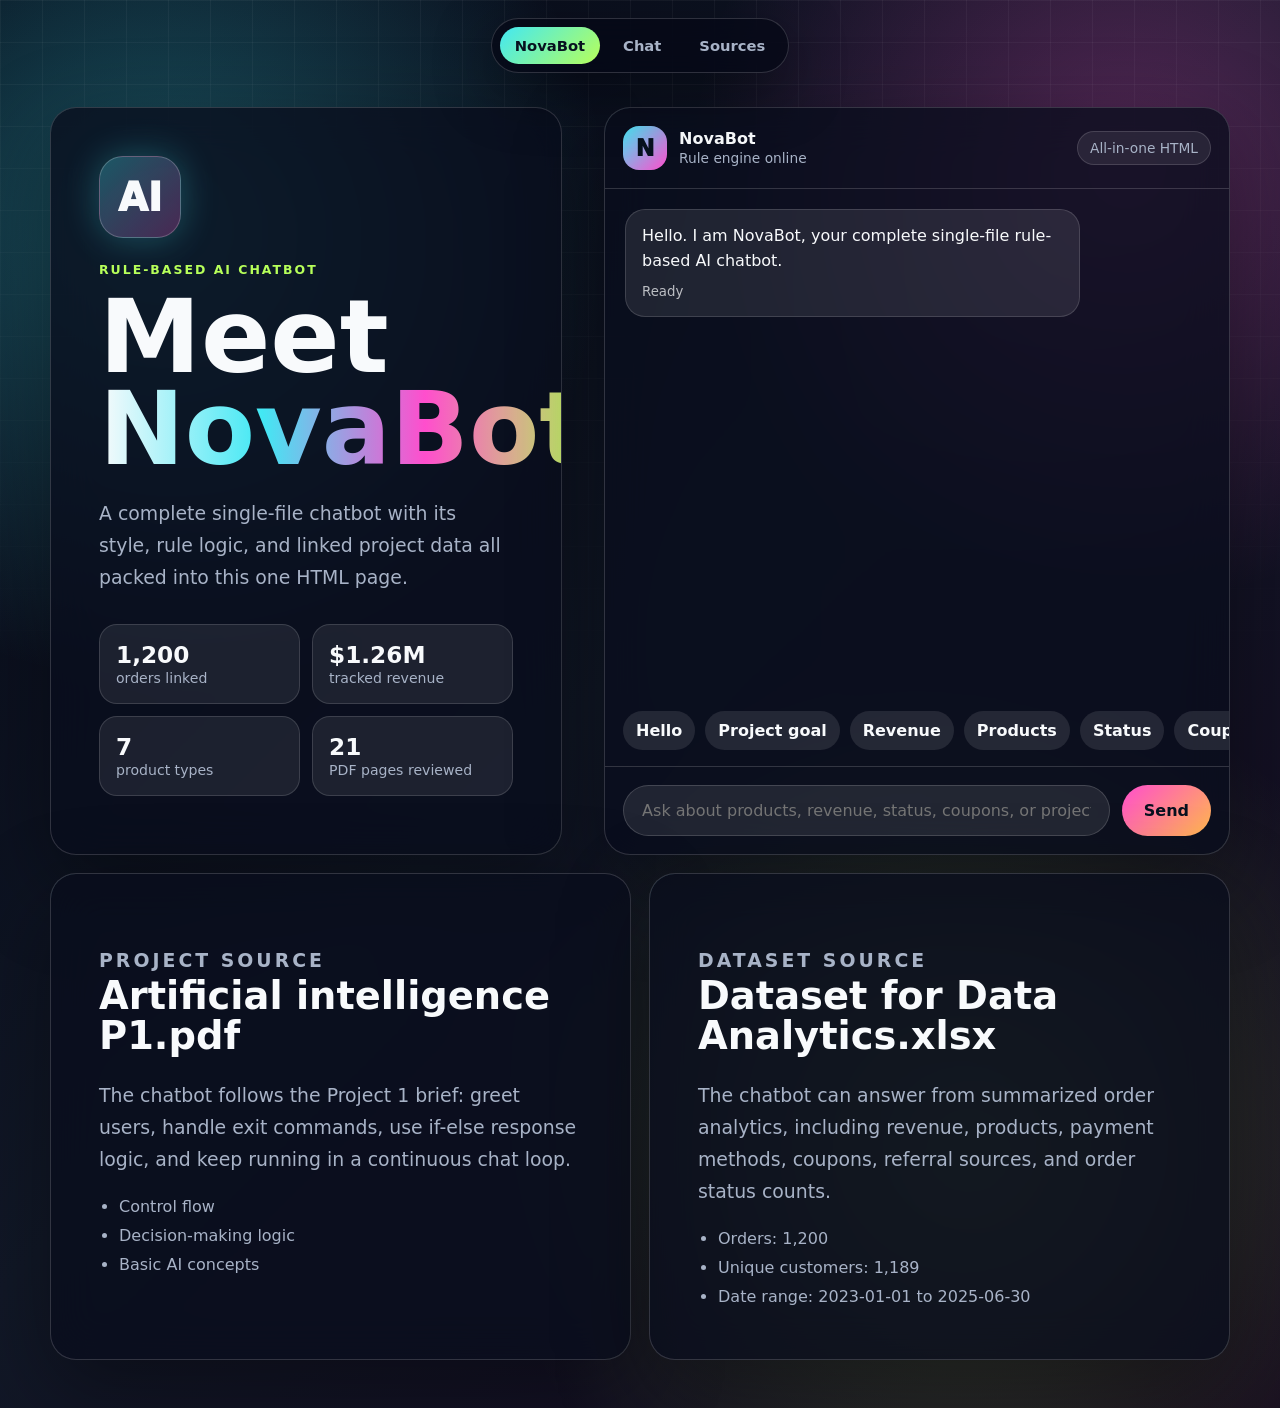
<file: index.html>
<!DOCTYPE html>
<html lang="en">
<head>
  <meta charset="UTF-8">
  <meta name="viewport" content="width=device-width, initial-scale=1.0">
  <title>NovaBot | Single File Rule-Based AI Chatbot</title>
  <meta name="description" content="NovaBot is a rule-based AI chatbot app that teaches project logic and answers linked dataset questions.">
  <meta name="theme-color" content="#050816">
  <link rel="manifest" href="manifest.webmanifest">
  <link rel="icon" href="app-icon.svg" type="image/svg+xml">
  <style>
    :root {
      color-scheme: dark;
      --ink: #f8fafc;
      --muted: #a8b3c7;
      --panel: rgba(9, 14, 29, 0.78);
      --line: rgba(255, 255, 255, 0.16);
      --cyan: #42e8f4;
      --pink: #ff4ecd;
      --lime: #b7ff5a;
      --orange: #ffb84d;
    }

    * {
      box-sizing: border-box;
    }

    body {
      margin: 0;
      min-height: 100vh;
      font-family: Inter, ui-sans-serif, system-ui, -apple-system, BlinkMacSystemFont, "Segoe UI", sans-serif;
      background:
        radial-gradient(circle at 12% 16%, rgba(66, 232, 244, 0.32), transparent 28%),
        radial-gradient(circle at 88% 12%, rgba(255, 78, 205, 0.28), transparent 26%),
        radial-gradient(circle at 76% 82%, rgba(183, 255, 90, 0.22), transparent 32%),
        linear-gradient(135deg, #050816 0%, #111827 48%, #15091f 100%);
      color: var(--ink);
    }

    body::before {
      content: "";
      position: fixed;
      inset: 0;
      pointer-events: none;
      background-image:
        linear-gradient(rgba(255, 255, 255, 0.045) 1px, transparent 1px),
        linear-gradient(90deg, rgba(255, 255, 255, 0.045) 1px, transparent 1px);
      background-size: 42px 42px;
      mask-image: linear-gradient(to bottom, black, transparent 82%);
    }

    .top-bar {
      position: sticky;
      top: 18px;
      z-index: 20;
      display: flex;
      width: fit-content;
      max-width: calc(100vw - 28px);
      gap: 8px;
      margin: 18px auto 0;
      padding: 8px;
      border: 1px solid var(--line);
      border-radius: 999px;
      background: rgba(5, 8, 22, 0.72);
      box-shadow: 0 18px 60px rgba(0, 0, 0, 0.34);
      backdrop-filter: blur(18px);
    }

    .top-bar a,
    .top-bar span {
      border-radius: 999px;
      padding: 10px 15px;
      color: var(--muted);
      text-align: center;
      text-decoration: none;
      font-size: 0.92rem;
      font-weight: 850;
    }

    .top-bar span {
      color: #07111f;
      background: linear-gradient(135deg, var(--cyan), var(--lime));
    }

    .top-bar a:hover {
      color: var(--ink);
      background: rgba(255, 255, 255, 0.10);
    }

    .page-shell {
      position: relative;
      width: min(1180px, calc(100vw - 32px));
      margin: 34px auto 48px;
    }

    .hero {
      display: grid;
      grid-template-columns: 0.9fr 1.1fr;
      gap: clamp(20px, 4vw, 42px);
      align-items: stretch;
    }

    .intro,
    .chat-card,
    .mini-card {
      position: relative;
      border: 1px solid var(--line);
      border-radius: 26px;
      background: var(--panel);
      box-shadow: 0 30px 90px rgba(0, 0, 0, 0.38);
      backdrop-filter: blur(22px);
      overflow: hidden;
    }

    .intro,
    .mini-card {
      padding: clamp(24px, 4vw, 48px);
    }

    .intro::after,
    .chat-card::after,
    .mini-card::after {
      content: "";
      position: absolute;
      inset: -1px;
      pointer-events: none;
      border-radius: inherit;
      background: linear-gradient(135deg, rgba(66, 232, 244, 0.42), rgba(255, 78, 205, 0.22), rgba(183, 255, 90, 0.30));
      opacity: 0.34;
      mask: linear-gradient(#000 0 0) content-box, linear-gradient(#000 0 0);
      mask-composite: exclude;
      padding: 1px;
    }

    .bot-mark {
      display: grid;
      width: 82px;
      height: 82px;
      place-items: center;
      border: 1px solid rgba(255, 255, 255, 0.22);
      border-radius: 24px;
      font-size: 2.4rem;
      font-weight: 950;
      background: linear-gradient(135deg, rgba(66, 232, 244, 0.30), rgba(255, 78, 205, 0.25));
      box-shadow: 0 0 36px rgba(66, 232, 244, 0.28);
    }

    .eyebrow {
      margin: 24px 0 14px;
      color: var(--lime);
      font-size: 0.78rem;
      font-weight: 900;
      letter-spacing: 0.16em;
      text-transform: uppercase;
    }

    h1,
    h2 {
      margin: 0;
      letter-spacing: 0;
    }

    h1 {
      font-size: clamp(3.1rem, 8vw, 6.9rem);
      line-height: 0.9;
    }

    h2 {
      font-size: clamp(1.6rem, 3vw, 2.4rem);
      line-height: 1.05;
    }

    .gradient-text {
      background: linear-gradient(90deg, var(--ink), var(--cyan), var(--pink), var(--lime));
      -webkit-background-clip: text;
      background-clip: text;
      color: transparent;
    }

    .lead,
    .mini-card p {
      max-width: 620px;
      margin: 22px 0 0;
      color: var(--muted);
      font-size: clamp(1rem, 1.6vw, 1.18rem);
      line-height: 1.7;
    }

    .stat-grid {
      display: grid;
      grid-template-columns: repeat(2, minmax(0, 1fr));
      gap: 12px;
      margin-top: 30px;
    }

    .stat {
      border: 1px solid rgba(255, 255, 255, 0.14);
      border-radius: 18px;
      padding: 16px;
      background: rgba(255, 255, 255, 0.08);
    }

    .stat strong {
      display: block;
      font-size: 1.45rem;
    }

    .stat span {
      color: var(--muted);
      font-size: 0.88rem;
    }

    .chat-card {
      display: grid;
      grid-template-rows: auto minmax(380px, 58vh) auto auto;
      min-height: 660px;
    }

    .chat-top {
      display: flex;
      align-items: center;
      justify-content: space-between;
      gap: 16px;
      padding: 18px;
      border-bottom: 1px solid var(--line);
    }

    .agent {
      display: flex;
      align-items: center;
      gap: 12px;
    }

    .avatar {
      display: grid;
      width: 44px;
      height: 44px;
      place-items: center;
      border-radius: 16px;
      background: linear-gradient(135deg, var(--cyan), var(--pink));
      color: #07111f;
      font-size: 1.4rem;
      font-weight: 950;
    }

    .agent strong {
      display: block;
    }

    .agent span,
    .source-pill {
      color: var(--muted);
      font-size: 0.86rem;
    }

    .source-pill {
      border: 1px solid rgba(255, 255, 255, 0.14);
      border-radius: 999px;
      padding: 8px 12px;
      background: rgba(255, 255, 255, 0.08);
      white-space: nowrap;
    }

    .messages {
      display: flex;
      flex-direction: column;
      gap: 14px;
      padding: 20px;
      overflow-y: auto;
      scroll-behavior: smooth;
    }

    .message {
      max-width: min(78%, 540px);
      border: 1px solid rgba(255, 255, 255, 0.14);
      border-radius: 20px;
      padding: 14px 16px;
      line-height: 1.55;
      animation: pop 180ms ease both;
    }

    .message.bot {
      align-self: flex-start;
      background: rgba(255, 255, 255, 0.09);
    }

    .message.user {
      align-self: flex-end;
      color: #07111f;
      background: linear-gradient(135deg, var(--cyan), var(--lime));
    }

    .message small {
      display: block;
      margin-top: 8px;
      color: inherit;
      opacity: 0.72;
    }

    .chips {
      display: flex;
      gap: 10px;
      padding: 0 18px 16px;
      overflow-x: auto;
    }

    .chip,
    .send-button {
      border: 0;
      border-radius: 999px;
      font: inherit;
      font-weight: 850;
      cursor: pointer;
    }

    .chip {
      flex: 0 0 auto;
      padding: 10px 13px;
      color: var(--ink);
      background: rgba(255, 255, 255, 0.10);
    }

    .chip:hover {
      background: rgba(255, 255, 255, 0.16);
    }

    .composer {
      display: grid;
      grid-template-columns: 1fr auto;
      gap: 12px;
      padding: 18px;
      border-top: 1px solid var(--line);
    }

    .composer input {
      width: 100%;
      border: 1px solid rgba(255, 255, 255, 0.16);
      border-radius: 999px;
      padding: 15px 18px;
      color: var(--ink);
      font: inherit;
      background: rgba(255, 255, 255, 0.09);
      outline: none;
    }

    .composer input:focus {
      border-color: var(--cyan);
      box-shadow: 0 0 0 4px rgba(66, 232, 244, 0.15);
    }

    .send-button {
      padding: 0 22px;
      color: #07111f;
      background: linear-gradient(135deg, var(--pink), var(--orange));
    }

    .send-button:hover {
      filter: brightness(1.08);
    }

    .details {
      display: grid;
      grid-template-columns: repeat(2, minmax(0, 1fr));
      gap: 18px;
      margin-top: 18px;
    }

    .mini-card ul {
      margin: 18px 0 0;
      padding-left: 20px;
      color: var(--muted);
      line-height: 1.8;
    }

    @keyframes pop {
      from {
        opacity: 0;
        transform: translateY(8px) scale(0.98);
      }

      to {
        opacity: 1;
        transform: translateY(0) scale(1);
      }
    }

    @media (max-width: 900px) {
      .hero,
      .details {
        grid-template-columns: 1fr;
      }

      .chat-card {
        min-height: 620px;
      }
    }

    @media (max-width: 560px) {
      .top-bar {
        width: min(94vw, 360px);
        justify-content: center;
      }

      .page-shell {
        width: min(100vw - 20px, 1180px);
        margin-top: 20px;
      }

      .stat-grid {
        grid-template-columns: 1fr;
      }

      .message {
        max-width: 92%;
      }

      .composer {
        grid-template-columns: 1fr;
      }

      .send-button {
        min-height: 48px;
      }
    }
  </style>
</head>
<body>
  <nav class="top-bar" aria-label="Single chatbot navigation">
    <span>NovaBot</span>
    <a href="#chatbot">Chat</a>
    <a href="#sources">Sources</a>
  </nav>

  <main class="page-shell">
    <section class="hero" id="chatbot" aria-label="NovaBot chatbot">
      <div class="intro">
        <div class="bot-mark" aria-hidden="true">AI</div>
        <p class="eyebrow">Rule-based AI chatbot</p>
        <h1>Meet <span class="gradient-text">NovaBot</span></h1>
        <p class="lead">
          A complete single-file chatbot with its style, rule logic, and linked project data all packed into this one HTML page.
        </p>

        <div class="stat-grid" aria-label="Linked dataset highlights">
          <div class="stat">
            <strong>1,200</strong>
            <span>orders linked</span>
          </div>
          <div class="stat">
            <strong>$1.26M</strong>
            <span>tracked revenue</span>
          </div>
          <div class="stat">
            <strong>7</strong>
            <span>product types</span>
          </div>
          <div class="stat">
            <strong>21</strong>
            <span>PDF pages reviewed</span>
          </div>
        </div>
      </div>

      <section class="chat-card" aria-label="Chat window">
        <header class="chat-top">
          <div class="agent">
            <div class="avatar" aria-hidden="true">N</div>
            <div>
              <strong>NovaBot</strong>
              <span>Rule engine online</span>
            </div>
          </div>
          <span class="source-pill">All-in-one HTML</span>
        </header>

        <div class="messages" id="messages" aria-live="polite"></div>

        <div class="chips" aria-label="Quick prompts">
          <button class="chip" type="button" data-prompt="hello">Hello</button>
          <button class="chip" type="button" data-prompt="project goal">Project goal</button>
          <button class="chip" type="button" data-prompt="total revenue">Revenue</button>
          <button class="chip" type="button" data-prompt="product breakdown">Products</button>
          <button class="chip" type="button" data-prompt="order status">Status</button>
          <button class="chip" type="button" data-prompt="coupon usage">Coupons</button>
        </div>

        <form class="composer" id="chat-form">
          <input id="chat-input" type="text" autocomplete="off" placeholder="Ask about products, revenue, status, coupons, or project rules">
          <button class="send-button" type="submit">Send</button>
        </form>
      </section>
    </section>

    <section class="details" id="sources" aria-label="Chatbot sources and rules">
      <article class="mini-card">
        <p class="eyebrow">Project source</p>
        <h2>Artificial intelligence P1.pdf</h2>
        <p>
          The chatbot follows the Project 1 brief: greet users, handle exit commands, use if-else response logic, and keep running in a continuous chat loop.
        </p>
        <ul>
          <li>Control flow</li>
          <li>Decision-making logic</li>
          <li>Basic AI concepts</li>
        </ul>
      </article>

      <article class="mini-card">
        <p class="eyebrow">Dataset source</p>
        <h2>Dataset for Data Analytics.xlsx</h2>
        <p>
          The chatbot can answer from summarized order analytics, including revenue, products, payment methods, coupons, referral sources, and order status counts.
        </p>
        <ul>
          <li>Orders: 1,200</li>
          <li>Unique customers: 1,189</li>
          <li>Date range: 2023-01-01 to 2025-06-30</li>
        </ul>
      </article>
    </section>
  </main>

  <script>
    const CHATBOT_DATA = {
      project: {
        title: "Project 1: Rule-Based AI Chatbot",
        source: "Artificial intelligence P1.pdf",
        goal: "Create a simple rule-based chatbot that responds to predefined user inputs.",
        requirements: [
          "Handle greetings and exit commands",
          "Use if-else logic for responses",
          "Run in a continuous loop"
        ],
        skills: [
          "Control flow",
          "Decision-making logic",
          "Basic AI concepts"
        ]
      },
      analytics: {
        source: "Dataset for Data Analytics.xlsx",
        rows: 1200,
        dateRange: ["2023-01-01", "2025-06-30"],
        totalRevenue: 1264761.96,
        avgOrderValue: 1053.97,
        uniqueCustomers: 1189,
        products: {
          Printer: 181,
          Tablet: 179,
          Chair: 178,
          Laptop: 173,
          Desk: 170,
          Monitor: 163,
          Phone: 156
        },
        statusCounts: {
          Cancelled: 250,
          Returned: 247,
          Pending: 237,
          Shipped: 235,
          Delivered: 231
        },
        paymentMethods: {
          Online: 258,
          Cash: 246,
          "Credit Card": 234,
          "Debit Card": 232,
          "Gift Card": 230
        },
        coupons: {
          FREESHIP: 313,
          WINTER15: 292,
          SAVE10: 286
        },
        referrals: {
          Instagram: 259,
          Email: 250,
          Google: 241,
          Facebook: 228,
          Referral: 222
        },
        topRevenueProducts: {
          Chair: 195620.11,
          Printer: 195612.61,
          Laptop: 192126.56,
          Tablet: 186568.95,
          Monitor: 175651.41,
          Desk: 167459.93,
          Phone: 151722.39
        },
        sampleOrders: [
          {
            orderId: "ORD200000",
            date: "2023-01-04",
            product: "Monitor",
            quantity: 5,
            status: "Shipped",
            paymentMethod: "Debit Card",
            couponCode: "SAVE10",
            referralSource: "Instagram",
            totalPrice: 2853.10,
            trackingNumber: "TRK37947903"
          },
          {
            orderId: "ORD200001",
            date: "2024-08-23",
            product: "Phone",
            quantity: 2,
            status: "Shipped",
            paymentMethod: "Online",
            couponCode: "SAVE10",
            referralSource: "Referral",
            totalPrice: 302.70,
            trackingNumber: "TRK91186779"
          },
          {
            orderId: "ORD200002",
            date: "2024-02-27",
            product: "Tablet",
            quantity: 5,
            status: "Cancelled",
            paymentMethod: "Credit Card",
            couponCode: "FREESHIP",
            referralSource: "Email",
            totalPrice: 2753.40,
            trackingNumber: "TRK42903982"
          }
        ]
      }
    };

    const messages = document.querySelector("#messages");
    const form = document.querySelector("#chat-form");
    const input = document.querySelector("#chat-input");
    const chips = document.querySelectorAll("[data-prompt]");
    const data = CHATBOT_DATA;

    function currency(value) {
      return new Intl.NumberFormat("en-US", {
        style: "currency",
        currency: "USD",
        maximumFractionDigits: 0
      }).format(value);
    }

    function listFromObject(object, formatter = (key, value) => `${key}: ${value}`) {
      return Object.entries(object).map(([key, value]) => formatter(key, value)).join("<br>");
    }

    function addMessage(text, sender = "bot", note = "") {
      const message = document.createElement("div");
      message.className = `message ${sender}`;
      message.innerHTML = `${text}${note ? `<small>${note}</small>` : ""}`;
      messages.appendChild(message);
      messages.scrollTop = messages.scrollHeight;
    }

    function findOrder(text) {
      const upper = text.toUpperCase();
      return data.analytics.sampleOrders.find((order) => upper.includes(order.orderId));
    }

    function replyTo(rawText) {
      const text = rawText.toLowerCase().trim();
      const order = findOrder(rawText);

      if (!text) {
        return "Drop a message first and I will match it with my rule engine.";
      } else if (text.includes("bye") || text.includes("exit") || text.includes("quit") || text.includes("stop")) {
        return "Session closed in style. Type hello whenever you want to restart the loop.";
      } else if (text.includes("hello") || text.includes("hi") || text.includes("hey") || text.includes("namaste")) {
        return "Hey, I am NovaBot. I use rule-based if-else logic and the linked project data to answer your questions.";
      } else if (text.includes("help") || text.includes("what can you do")) {
        return "I can answer about the project goal, requirements, dataset size, revenue, products, order status, payment methods, coupons, referrals, and sample order tracking.";
      } else if (text.includes("goal") || text.includes("project")) {
        return `${data.project.title}<br>${data.project.goal}<br><br>Key requirements:<br>${data.project.requirements.join("<br>")}`;
      } else if (text.includes("skill")) {
        return `This project builds: ${data.project.skills.join(", ")}.`;
      } else if (text.includes("dataset") || text.includes("data")) {
        return `The linked dataset has ${data.analytics.rows.toLocaleString()} orders, ${data.analytics.uniqueCustomers.toLocaleString()} unique customers, and covers ${data.analytics.dateRange[0]} to ${data.analytics.dateRange[1]}.`;
      } else if (text.includes("revenue") || text.includes("sales") || text.includes("total")) {
        return `Total revenue is ${currency(data.analytics.totalRevenue)}. Average order value is ${currency(data.analytics.avgOrderValue)}.`;
      } else if (text.includes("product") || text.includes("items")) {
        return `Product counts:<br>${listFromObject(data.analytics.products)}<br><br>Top revenue products:<br>${listFromObject(data.analytics.topRevenueProducts, (key, value) => `${key}: ${currency(value)}`)}`;
      } else if (text.includes("status") || text.includes("delivered") || text.includes("cancelled") || text.includes("pending") || text.includes("returned") || text.includes("shipped")) {
        return `Order status breakdown:<br>${listFromObject(data.analytics.statusCounts)}`;
      } else if (text.includes("payment") || text.includes("cash") || text.includes("card") || text.includes("online")) {
        return `Payment method usage:<br>${listFromObject(data.analytics.paymentMethods)}`;
      } else if (text.includes("coupon") || text.includes("discount") || text.includes("save10") || text.includes("freeship") || text.includes("winter15")) {
        return `Coupon code usage:<br>${listFromObject(data.analytics.coupons)}`;
      } else if (text.includes("referral") || text.includes("source") || text.includes("instagram") || text.includes("email") || text.includes("google") || text.includes("facebook")) {
        return `Referral sources:<br>${listFromObject(data.analytics.referrals)}`;
      } else if (order || text.includes("tracking") || text.includes("sample order")) {
        const selected = order || data.analytics.sampleOrders[0];
        return `Sample order ${selected.orderId}: ${selected.product}, quantity ${selected.quantity}, status ${selected.status}, paid by ${selected.paymentMethod}, total ${currency(selected.totalPrice)}, tracking ${selected.trackingNumber}.`;
      } else if (text.includes("source") || text.includes("linked")) {
        return `I am linked to ${data.project.source} for project rules and ${data.analytics.source} for analytics facts. Everything needed to run is now inside this single HTML file.`;
      } else {
        return "I do not have that rule yet. Try asking about revenue, products, status, payment, coupons, referrals, project goal, or say exit.";
      }
    }

    form.addEventListener("submit", (event) => {
      event.preventDefault();
      const text = input.value;
      addMessage(text, "user");
      input.value = "";
      window.setTimeout(() => addMessage(replyTo(text), "bot", "Rule matched with if-else logic"), 220);
    });

    chips.forEach((chip) => {
      chip.addEventListener("click", () => {
        input.value = chip.dataset.prompt;
        form.requestSubmit();
      });
    });

    if ("serviceWorker" in navigator && location.protocol !== "file:") {
      window.addEventListener("load", () => {
        navigator.serviceWorker.register("service-worker.js").catch(() => {});
      });
    }

    addMessage("Hello. I am NovaBot, your complete single-file rule-based AI chatbot.", "bot", "Ready");
  </script>
</body>
</html>
</file>
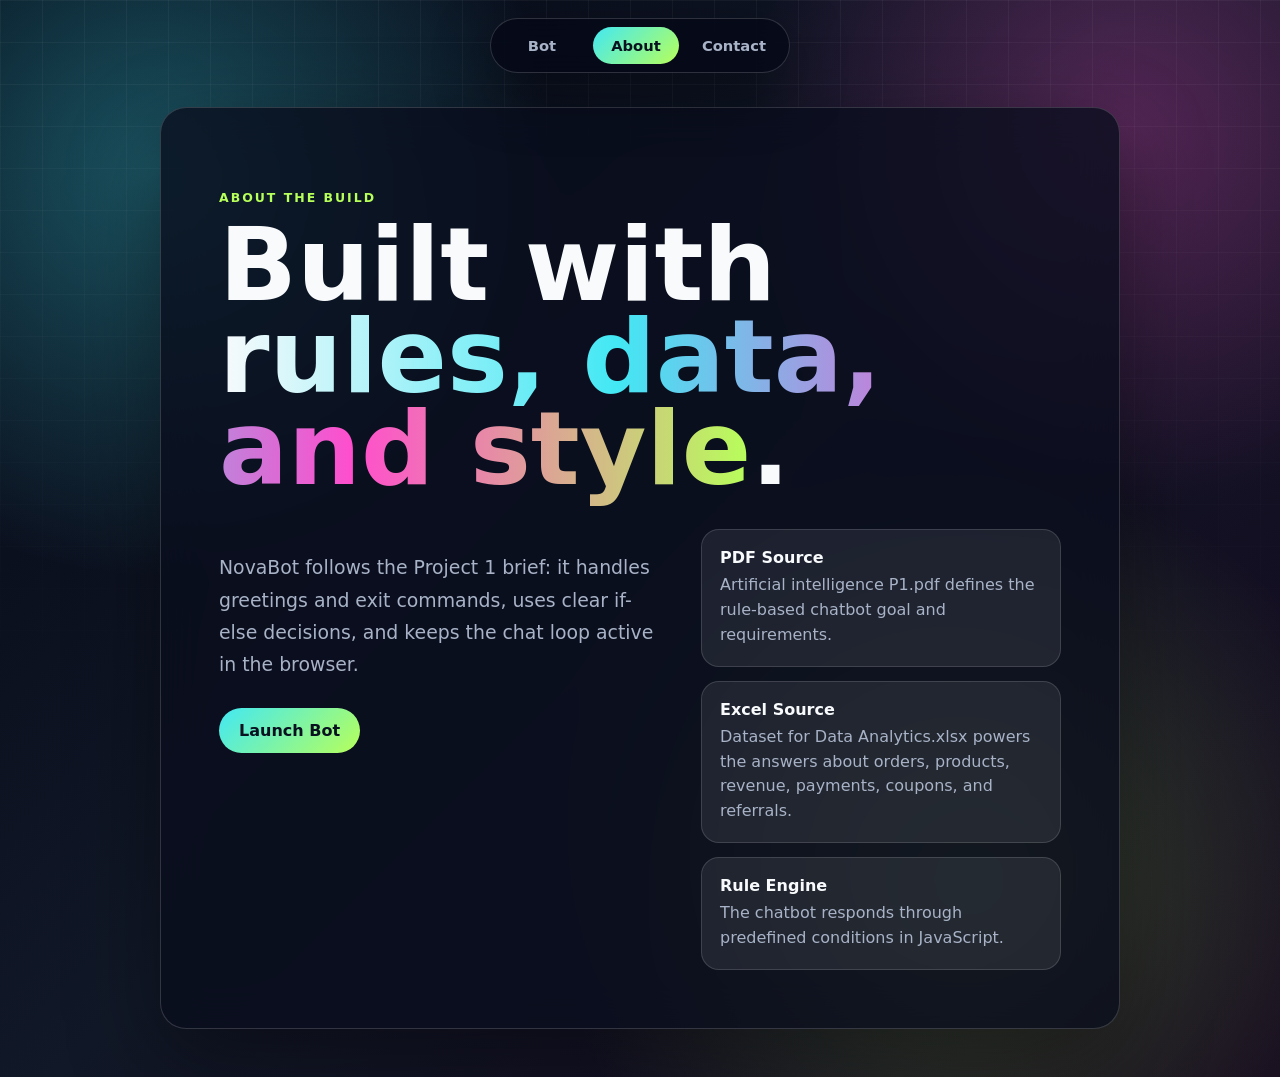
<file: about.html>
<!DOCTYPE html>
<html lang="en">
<head>
  <meta charset="UTF-8">
  <meta name="viewport" content="width=device-width, initial-scale=1.0">
  <title>About | NovaBot</title>
  <link rel="stylesheet" href="styles.css">
</head>
<body>
  <nav class="site-nav" aria-label="Primary navigation">
    <a href="index.html">Bot</a>
    <a href="about.html" aria-current="page">About</a>
    <a href="contact.html">Contact</a>
  </nav>

  <main class="page-shell">
    <section class="page-card" aria-label="About NovaBot">
      <p class="eyebrow">About the build</p>
      <h1>Built with <span class="gradient-text">rules, data, and style</span>.</h1>

      <div class="content-grid">
        <div>
          <p class="lead">
            NovaBot follows the Project 1 brief: it handles greetings and exit commands, uses clear if-else decisions, and keeps the chat loop active in the browser.
          </p>
          <a class="button" href="index.html">Launch Bot</a>
        </div>

        <div class="info-list" aria-label="Project details">
          <div class="info-box">
            <strong>PDF Source</strong>
            <span>Artificial intelligence P1.pdf defines the rule-based chatbot goal and requirements.</span>
          </div>
          <div class="info-box">
            <strong>Excel Source</strong>
            <span>Dataset for Data Analytics.xlsx powers the answers about orders, products, revenue, payments, coupons, and referrals.</span>
          </div>
          <div class="info-box">
            <strong>Rule Engine</strong>
            <span>The chatbot responds through predefined conditions in JavaScript.</span>
          </div>
        </div>
      </div>
    </section>
  </main>
</body>
</html>
</file>
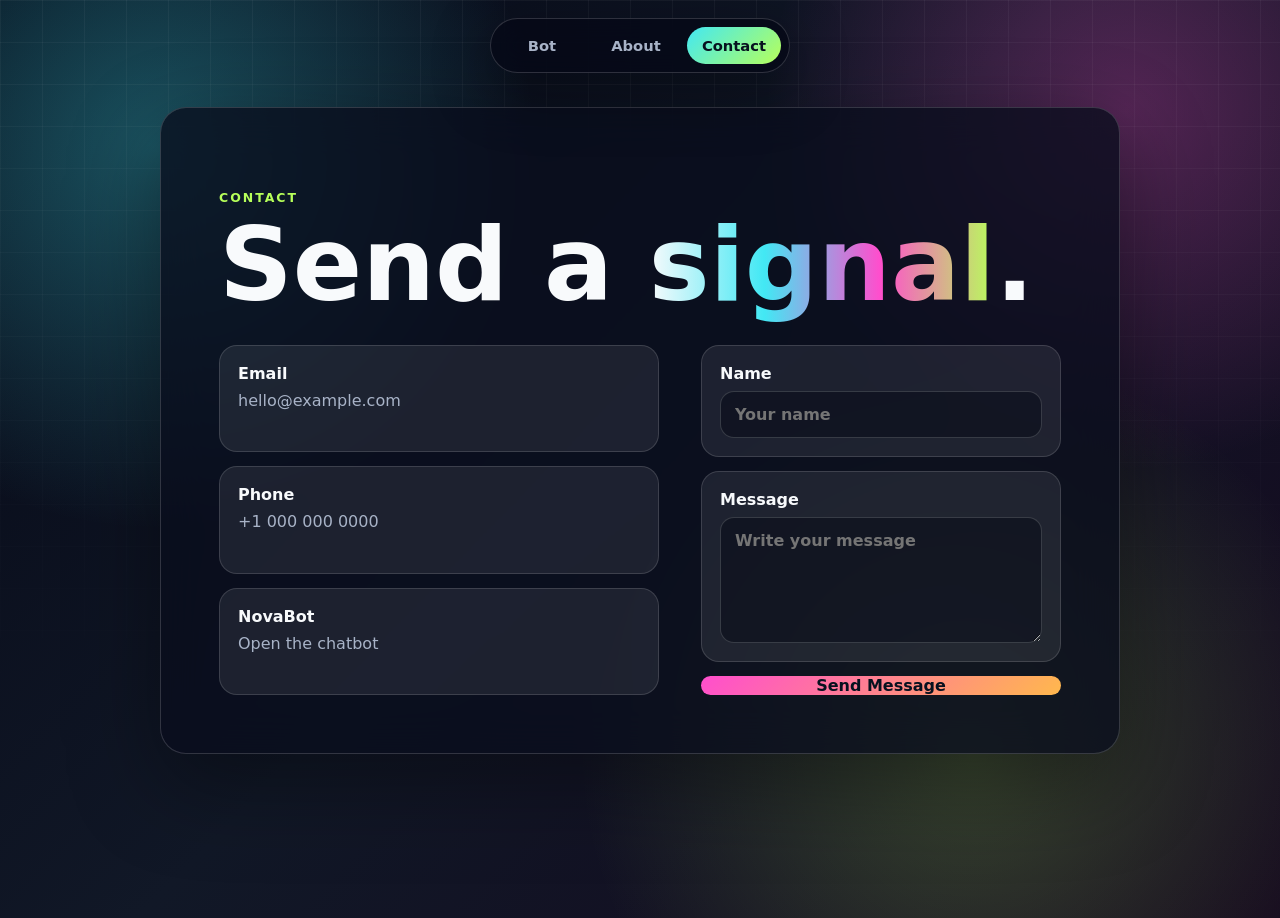
<file: contact.html>
<!DOCTYPE html>
<html lang="en">
<head>
  <meta charset="UTF-8">
  <meta name="viewport" content="width=device-width, initial-scale=1.0">
  <title>Contact | NovaBot</title>
  <link rel="stylesheet" href="styles.css">
</head>
<body>
  <nav class="site-nav" aria-label="Primary navigation">
    <a href="index.html">Bot</a>
    <a href="about.html">About</a>
    <a href="contact.html" aria-current="page">Contact</a>
  </nav>

  <main class="page-shell">
    <section class="page-card" aria-label="Contact page">
      <p class="eyebrow">Contact</p>
      <h1>Send a <span class="gradient-text">signal</span>.</h1>

      <div class="contact-grid">
        <div class="info-list">
          <a class="contact-link" href="mailto:hello@example.com">
            <strong>Email</strong>
            <span>hello@example.com</span>
          </a>
          <a class="contact-link" href="tel:+10000000000">
            <strong>Phone</strong>
            <span>+1 000 000 0000</span>
          </a>
          <a class="contact-link" href="index.html">
            <strong>NovaBot</strong>
            <span>Open the chatbot</span>
          </a>
        </div>

        <form>
          <label>
            Name
            <input type="text" name="name" placeholder="Your name">
          </label>
          <label>
            Message
            <textarea name="message" placeholder="Write your message"></textarea>
          </label>
          <button class="send-button" type="button">Send Message</button>
        </form>
      </div>
    </section>
  </main>
</body>
</html>
</file>
<file: styles.css>
:root {
  color-scheme: dark;
  --ink: #f8fafc;
  --muted: #a8b3c7;
  --panel: rgba(9, 14, 29, 0.78);
  --panel-soft: rgba(255, 255, 255, 0.08);
  --line: rgba(255, 255, 255, 0.16);
  --cyan: #42e8f4;
  --pink: #ff4ecd;
  --lime: #b7ff5a;
  --orange: #ffb84d;
  --violet: #8b5cf6;
}

* {
  box-sizing: border-box;
}

body {
  margin: 0;
  min-height: 100vh;
  font-family: Inter, ui-sans-serif, system-ui, -apple-system, BlinkMacSystemFont, "Segoe UI", sans-serif;
  background:
    radial-gradient(circle at 12% 16%, rgba(66, 232, 244, 0.32), transparent 28%),
    radial-gradient(circle at 88% 12%, rgba(255, 78, 205, 0.28), transparent 26%),
    radial-gradient(circle at 76% 82%, rgba(183, 255, 90, 0.22), transparent 32%),
    linear-gradient(135deg, #050816 0%, #111827 48%, #15091f 100%);
  color: var(--ink);
}

body::before {
  content: "";
  position: fixed;
  inset: 0;
  pointer-events: none;
  background-image:
    linear-gradient(rgba(255, 255, 255, 0.045) 1px, transparent 1px),
    linear-gradient(90deg, rgba(255, 255, 255, 0.045) 1px, transparent 1px);
  background-size: 42px 42px;
  mask-image: linear-gradient(to bottom, black, transparent 82%);
}

.site-nav {
  position: sticky;
  top: 18px;
  z-index: 20;
  display: flex;
  width: fit-content;
  max-width: calc(100vw - 28px);
  gap: 8px;
  margin: 18px auto 0;
  padding: 8px;
  border: 1px solid var(--line);
  border-radius: 999px;
  background: rgba(5, 8, 22, 0.72);
  box-shadow: 0 18px 60px rgba(0, 0, 0, 0.34);
  backdrop-filter: blur(18px);
}

.site-nav a {
  min-width: 86px;
  border-radius: 999px;
  padding: 10px 15px;
  color: var(--muted);
  text-align: center;
  text-decoration: none;
  font-size: 0.92rem;
  font-weight: 850;
  transition: color 180ms ease, background 180ms ease, transform 180ms ease;
}

.site-nav a:hover {
  color: var(--ink);
  background: rgba(255, 255, 255, 0.10);
  transform: translateY(-1px);
}

.site-nav a[aria-current="page"] {
  color: #07111f;
  background: linear-gradient(135deg, var(--cyan), var(--lime));
}

.page-shell {
  width: min(1180px, calc(100vw - 32px));
  margin: 34px auto 48px;
}

.hero {
  display: grid;
  grid-template-columns: 0.9fr 1.1fr;
  gap: clamp(20px, 4vw, 42px);
  align-items: stretch;
}

.intro,
.chat-card,
.page-card {
  position: relative;
  border: 1px solid var(--line);
  border-radius: 26px;
  background: var(--panel);
  box-shadow: 0 30px 90px rgba(0, 0, 0, 0.38);
  backdrop-filter: blur(22px);
  overflow: hidden;
}

.intro {
  padding: clamp(26px, 4vw, 48px);
}

.intro::after,
.chat-card::after,
.page-card::after {
  content: "";
  position: absolute;
  inset: -1px;
  pointer-events: none;
  border-radius: inherit;
  background: linear-gradient(135deg, rgba(66, 232, 244, 0.42), rgba(255, 78, 205, 0.22), rgba(183, 255, 90, 0.30));
  opacity: 0.34;
  mask: linear-gradient(#000 0 0) content-box, linear-gradient(#000 0 0);
  mask-composite: exclude;
  padding: 1px;
}

.bot-mark {
  display: grid;
  width: 82px;
  height: 82px;
  place-items: center;
  border: 1px solid rgba(255, 255, 255, 0.22);
  border-radius: 24px;
  font-size: 2.6rem;
  background: linear-gradient(135deg, rgba(66, 232, 244, 0.30), rgba(255, 78, 205, 0.25));
  box-shadow: 0 0 36px rgba(66, 232, 244, 0.28);
}

.eyebrow {
  margin: 24px 0 14px;
  color: var(--lime);
  font-size: 0.78rem;
  font-weight: 900;
  letter-spacing: 0.16em;
  text-transform: uppercase;
}

h1 {
  margin: 0;
  font-size: clamp(3.1rem, 8vw, 6.9rem);
  line-height: 0.9;
  letter-spacing: 0;
}

.gradient-text {
  background: linear-gradient(90deg, var(--ink), var(--cyan), var(--pink), var(--lime));
  -webkit-background-clip: text;
  background-clip: text;
  color: transparent;
}

.lead {
  max-width: 620px;
  margin: 22px 0 0;
  color: var(--muted);
  font-size: clamp(1rem, 1.6vw, 1.18rem);
  line-height: 1.7;
}

.stat-grid {
  display: grid;
  grid-template-columns: repeat(2, minmax(0, 1fr));
  gap: 12px;
  margin-top: 30px;
}

.stat {
  border: 1px solid rgba(255, 255, 255, 0.14);
  border-radius: 18px;
  padding: 16px;
  background: rgba(255, 255, 255, 0.08);
}

.stat strong {
  display: block;
  font-size: 1.45rem;
}

.stat span {
  color: var(--muted);
  font-size: 0.88rem;
}

.chat-card {
  display: grid;
  grid-template-rows: auto minmax(380px, 58vh) auto auto;
  min-height: 660px;
}

.chat-top {
  display: flex;
  align-items: center;
  justify-content: space-between;
  gap: 16px;
  padding: 18px;
  border-bottom: 1px solid var(--line);
}

.agent {
  display: flex;
  align-items: center;
  gap: 12px;
}

.avatar {
  display: grid;
  width: 44px;
  height: 44px;
  place-items: center;
  border-radius: 16px;
  background: linear-gradient(135deg, var(--cyan), var(--pink));
  color: #07111f;
  font-size: 1.4rem;
}

.agent strong {
  display: block;
}

.agent span,
.source-pill {
  color: var(--muted);
  font-size: 0.86rem;
}

.source-pill {
  border: 1px solid rgba(255, 255, 255, 0.14);
  border-radius: 999px;
  padding: 8px 12px;
  background: rgba(255, 255, 255, 0.08);
}

.messages {
  display: flex;
  flex-direction: column;
  gap: 14px;
  padding: 20px;
  overflow-y: auto;
  scroll-behavior: smooth;
}

.message {
  max-width: min(78%, 540px);
  border: 1px solid rgba(255, 255, 255, 0.14);
  border-radius: 20px;
  padding: 14px 16px;
  line-height: 1.55;
  animation: pop 180ms ease both;
}

.message.bot {
  align-self: flex-start;
  background: rgba(255, 255, 255, 0.09);
}

.message.user {
  align-self: flex-end;
  color: #07111f;
  background: linear-gradient(135deg, var(--cyan), var(--lime));
}

.message small {
  display: block;
  margin-top: 8px;
  color: inherit;
  opacity: 0.72;
}

.chips {
  display: flex;
  gap: 10px;
  padding: 0 18px 16px;
  overflow-x: auto;
}

.chip,
.send-button {
  border: 0;
  border-radius: 999px;
  font: inherit;
  font-weight: 850;
  cursor: pointer;
}

.chip {
  flex: 0 0 auto;
  padding: 10px 13px;
  color: var(--ink);
  background: rgba(255, 255, 255, 0.10);
}

.chip:hover {
  background: rgba(255, 255, 255, 0.16);
}

.composer {
  display: grid;
  grid-template-columns: 1fr auto;
  gap: 12px;
  padding: 18px;
  border-top: 1px solid var(--line);
}

.composer input {
  width: 100%;
  border: 1px solid rgba(255, 255, 255, 0.16);
  border-radius: 999px;
  padding: 15px 18px;
  color: var(--ink);
  font: inherit;
  background: rgba(255, 255, 255, 0.09);
  outline: none;
}

.composer input:focus {
  border-color: var(--cyan);
  box-shadow: 0 0 0 4px rgba(66, 232, 244, 0.15);
}

.send-button {
  padding: 0 22px;
  color: #07111f;
  background: linear-gradient(135deg, var(--pink), var(--orange));
}

.send-button:hover {
  filter: brightness(1.08);
}

.page-card {
  width: min(960px, 100%);
  margin: 0 auto;
  padding: clamp(28px, 5vw, 58px);
}

.content-grid,
.contact-grid {
  display: grid;
  grid-template-columns: 1.1fr 0.9fr;
  gap: clamp(22px, 4vw, 42px);
  margin-top: 34px;
}

.info-list {
  display: grid;
  gap: 14px;
}

.info-box,
.contact-link,
label {
  border: 1px solid rgba(255, 255, 255, 0.14);
  border-radius: 18px;
  padding: 18px;
  background: rgba(255, 255, 255, 0.08);
}

.info-box strong,
.contact-link strong {
  display: block;
  margin-bottom: 6px;
}

.info-box span,
.contact-link span {
  color: var(--muted);
  line-height: 1.55;
}

.button,
.contact-link {
  color: var(--ink);
  text-decoration: none;
}

.button {
  display: inline-block;
  margin-top: 28px;
  border-radius: 999px;
  padding: 13px 20px;
  color: #07111f;
  font-weight: 900;
  background: linear-gradient(135deg, var(--cyan), var(--lime));
}

form {
  display: grid;
  gap: 14px;
}

label {
  display: grid;
  gap: 8px;
  font-weight: 850;
}

input,
textarea {
  width: 100%;
  border: 1px solid rgba(255, 255, 255, 0.16);
  border-radius: 14px;
  padding: 13px 14px;
  color: var(--ink);
  font: inherit;
  background: rgba(4, 8, 18, 0.45);
  outline: none;
}

textarea {
  min-height: 126px;
  resize: vertical;
}

@keyframes pop {
  from {
    opacity: 0;
    transform: translateY(8px) scale(0.98);
  }

  to {
    opacity: 1;
    transform: translateY(0) scale(1);
  }
}

@media (max-width: 900px) {
  .hero,
  .content-grid,
  .contact-grid {
    grid-template-columns: 1fr;
  }

  .chat-card {
    min-height: 620px;
  }
}

@media (max-width: 560px) {
  .site-nav {
    width: min(94vw, 360px);
    justify-content: center;
  }

  .site-nav a {
    min-width: 0;
    flex: 1;
    padding-inline: 10px;
  }

  .page-shell {
    width: min(100vw - 20px, 1180px);
    margin-top: 20px;
  }

  .stat-grid {
    grid-template-columns: 1fr;
  }

  .message {
    max-width: 92%;
  }

  .composer {
    grid-template-columns: 1fr;
  }

  .send-button {
    min-height: 48px;
  }
}
</file>
